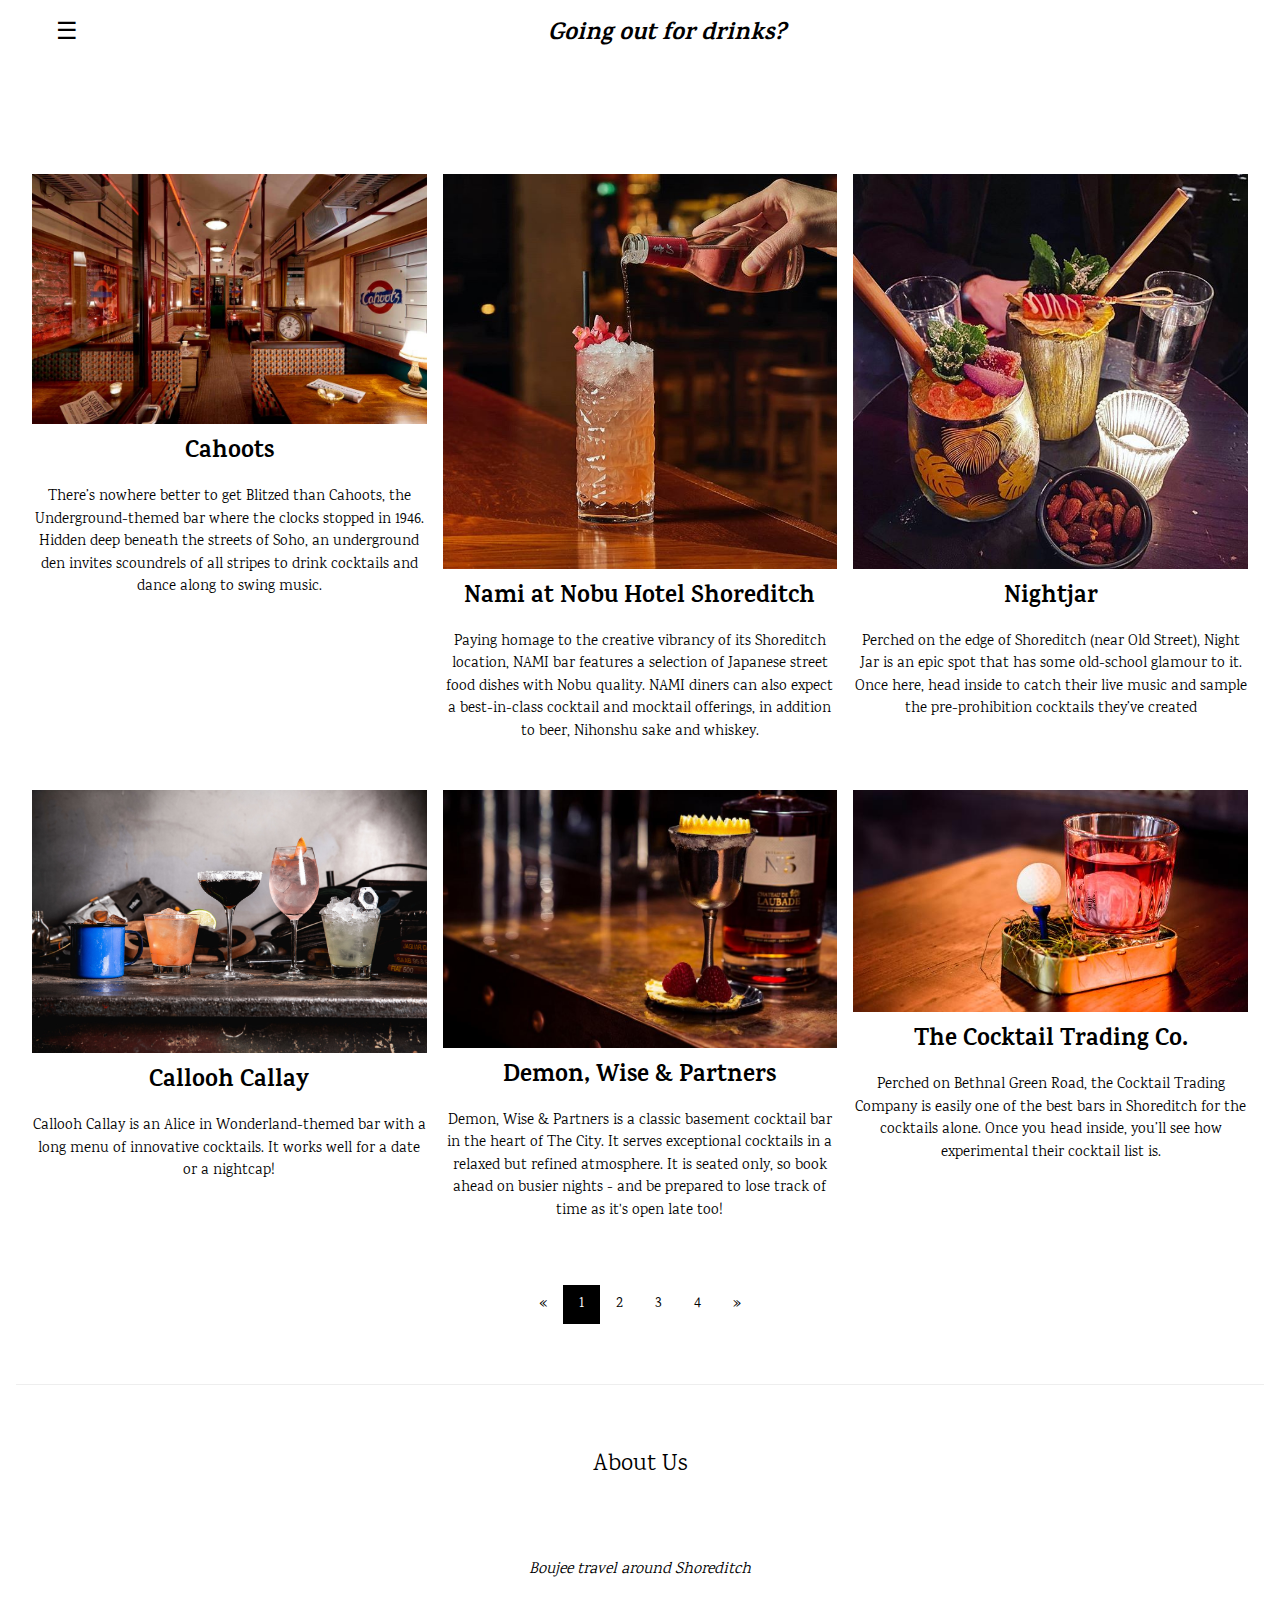
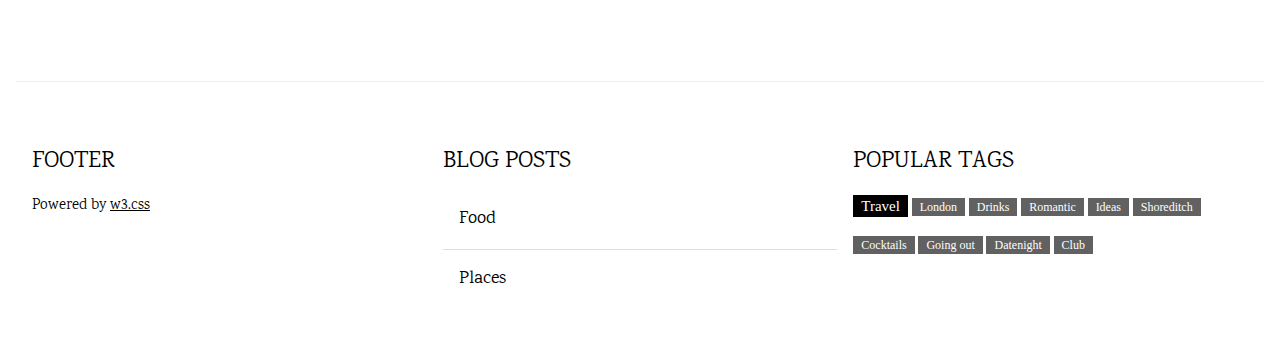
<file: drinkscode.html>
<!DOCTYPE html>
<html>
<title>Drinks </title>
<meta charset="UTF-8">
<meta name="viewport" content="width=device-width, initial-scale=1">
<link rel="stylesheet" href="https://www.w3schools.com/w3css/4/w3.css">
<link rel="stylesheet" href="https://fonts.googleapis.com/css?family=Karma">
<style>
body,h1,h2,h3,h4,h5,h6 {font-family: "Karma", sans-serif}
.w3-bar-block .w3-bar-item {padding:20px}
</style>
<body>

<!-- Sidebar (hidden by default) -->
<nav class="w3-sidebar w3-bar-block w3-card w3-top w3-xlarge w3-animate-left" style="display:none;z-index:2;width:40%;min-width:300px" id="mySidebar">
  <a href="javascript:void(0)" onclick="w3_close()"
  class="w3-bar-item w3-button">Close Menu</a>
  <a href="#about" onclick="w3_close()" class="w3-bar-item w3-button">About</a>
  <!-- add hyperlink of food instead of #food--> <a href="#food" onclick="w3_close()" class="w3-bar-item w3-button">Food</a>
  <!-- add hyperlink of places instead of #places --> <a href="#places" onclick="w3_close()" class="w3-bar-item w3-button">Places</a>
  <a href="/Users/tanyarahman/Desktop/CODEFIRST/Group Project - travelguide/drinkscode.html" onclick="w3_close()" class="w3-bar-item w3-button">Drinks</a>
  <a href="/Users/tanyarahman/Desktop/CODEFIRST/Group Project - travelguide/mailinglist.html" onclick="w3_close()" class="w3-bar-item w3-button">Mail</a>
  
</nav>

<!-- Top menu -->
<div class="w3-top">
  <div class="w3-white w3-xlarge" style="max-width:1200px;margin:auto">
    <div class="w3-button w3-padding-16 w3-left" onclick="w3_open()">☰</div>
    
    <div class="w3-center w3-padding-16"><b><i>Going out for drinks?</i></b></div>
  </div>
</div>
  
<!-- !PAGE CONTENT! -->
<div class="w3-main w3-content w3-padding" style="max-width:1500px;margin-top:150px">

  <!-- First Photo Grid-->
  <div class="w3-row-padding w3-padding-16 w3-center" id="drinks">
    <div class="w3-third">
      <img src="images/Cahoots.jpg" alt="Cahoots" style="width:100%">
      <h3><b>Cahoots</b></h3>
      <p>There’s nowhere better to get Blitzed than Cahoots, the Underground-themed bar where the clocks stopped in 1946. Hidden deep beneath the streets of Soho, an underground den invites scoundrels of all stripes to drink cocktails and dance along to swing music.  </p>
    </div>
    <div class="w3-third">
      <img src="images/naminobuhotel.jpg" alt="Nami @ Nobu Hotel" style="width:100%">
      <h3><b>Nami at Nobu Hotel Shoreditch</b> </h3>
      <p>Paying homage to the creative vibrancy of its Shoreditch location, NAMI bar features a selection of Japanese street food dishes with Nobu quality. NAMI diners can also expect a best-in-class cocktail and mocktail offerings, in addition to beer, Nihonshu sake and whiskey.</p>
    </div>
    <div class="w3-third">
      <img src="images/nightjar.jpg" alt="night jar" style="width:100%">
      <h3><b>Nightjar</b></h3>
      <p>Perched on the edge of Shoreditch (near Old Street), Night Jar is an epic spot that has some old-school glamour to it. Once here, head inside to catch their live music and sample the pre-prohibition cocktails they’ve created</p>
    </div>
    
  </div>
  
  <!-- Second Photo Grid-->
  <div class="w3-row-padding w3-padding-16 w3-center">
    <div class="w3-third">
      <img src="images/calloohcallay.jpg" alt="Calloh Callay" style="width:100%">
      <h3><b>Callooh Callay</b> </h3>
      <p> Callooh Callay is an Alice in Wonderland-themed bar with a long menu of innovative cocktails. It works well for a date or a nightcap!</p>
    </div>
    <div class="w3-third">
      <img src="images/demonwise.jpg" alt="Demon, wise & partners" style="width:100%">
      <h3><b>Demon, Wise & Partners</b></h3>
      <p> Demon, Wise & Partners is a classic basement cocktail bar in the heart of The City. It serves exceptional cocktails in a relaxed but refined atmosphere. It is seated only, so book ahead on busier nights - and be prepared to lose track of time as it's open late too!</p>
    </div>
    <div class="w3-third">
      <img src="images/cocktailtrading.jpg" alt="The Cocktail Trading Company" style="width:100%">
      <h3><b>The Cocktail Trading Co.</b></h3>
      <p>Perched on Bethnal Green Road, the Cocktail Trading Company is easily one of the best bars in Shoreditch for the cocktails alone. Once you head inside, you’ll see how experimental their cocktail list is. </p>
    </div>
    
  </div>

  <!-- Pagination -->
  <div class="w3-center w3-padding-32">
    <div class="w3-bar">
      <a href="#" class="w3-bar-item w3-button w3-hover-black">«</a>
      <a href="#" class="w3-bar-item w3-black w3-button">1</a>
      <a href="#" class="w3-bar-item w3-button w3-hover-black">2</a>
      <a href="#" class="w3-bar-item w3-button w3-hover-black">3</a>
      <a href="#" class="w3-bar-item w3-button w3-hover-black">4</a>
      <a href="#" class="w3-bar-item w3-button w3-hover-black">»</a>
    </div>
  </div>
  
  <hr id="about">

  <!-- About Section -->
  <div class="w3-container w3-padding-32 w3-center">  
    <h3>About Us</h3><br>
    
    <div class="w3-padding-32">
      <h6><i>Boujee travel around Shoreditch</i></h6>
      <p></p>
    </div>
  </div>
  <hr>
  
  <!-- Footer -->
  <footer class="w3-row-padding w3-padding-32">
    <div class="w3-third">
      <h3>FOOTER</h3>
      <p></p>
      <p>Powered by <a href="https://www.w3schools.com/w3css/default.asp" target="_blank">w3.css</a></p>
    </div>
  
    <div class="w3-third">
      <h3>BLOG POSTS</h3>
      <ul class="w3-ul w3-hoverable">
        <li class="w3-padding-16">
        
          <span class="w3-large">Food</span><br>
          <!-- maybe hyperlink food page here-->
        </li>
        <li class="w3-padding-16">
          
          <span class="w3-large">Places</span><br>
         <!-- maybe hyperlink places to see page here-->
        </li> 
      </ul>
    </div>

    <div class="w3-third w3-serif">
      <h3>POPULAR TAGS</h3>
      <p>
        <span class="w3-tag w3-black w3-margin-bottom">Travel</span> <span class="w3-tag w3-dark-grey w3-small w3-margin-bottom">London</span> 
        <span class="w3-tag w3-dark-grey w3-small w3-margin-bottom">Drinks</span> <span class="w3-tag w3-dark-grey w3-small w3-margin-bottom">Romantic</span> 
        <span class="w3-tag w3-dark-grey w3-small w3-margin-bottom">Ideas</span> <span class="w3-tag w3-dark-grey w3-small w3-margin-bottom">Shoreditch</span> 
        <span class="w3-tag w3-dark-grey w3-small w3-margin-bottom">Cocktails</span> <span class="w3-tag w3-dark-grey w3-small w3-margin-bottom">Going out</span> 
        <span class="w3-tag w3-dark-grey w3-small w3-margin-bottom">Datenight</span> <span class="w3-tag w3-dark-grey w3-small w3-margin-bottom">Club</span>
      </p>
    </div>
  </footer>

<!-- End page content -->
</div>

<script>
// Script to open and close sidebar
function w3_open() {
  document.getElementById("mySidebar").style.display = "block";
}
 
function w3_close() {
  document.getElementById("mySidebar").style.display = "none";
}
</script>

</body>
</html>
</file>
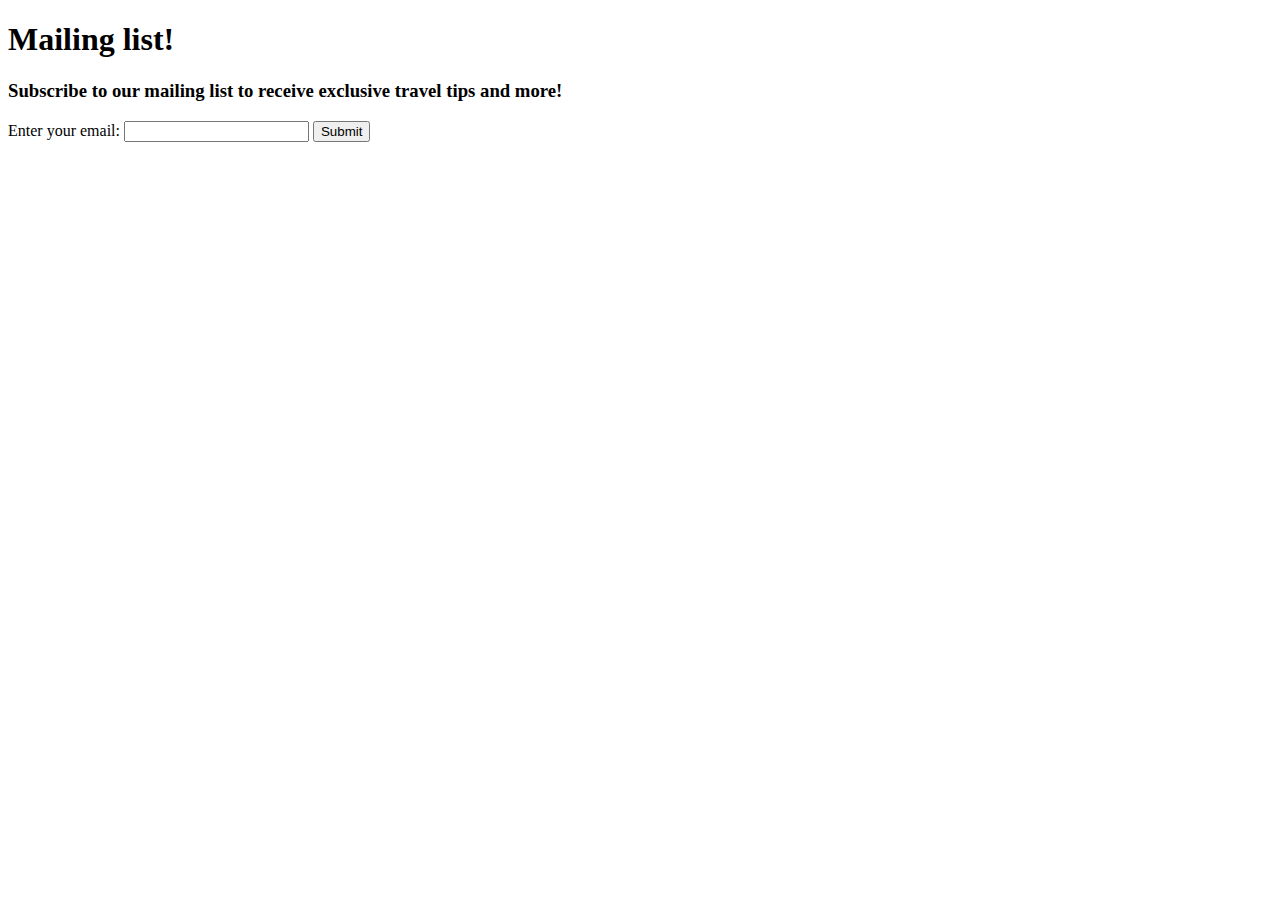
<file: mailinglist.html>
<!DOCTYPE html>
<html>
<body>

<h1>Mailing list!</h1>

<h3>Subscribe to our mailing list to receive exclusive travel tips and more!</h3>
<form action="/action_page.php">
  <label for="email">Enter your email:</label>
  <input type="email" id="email" name="email">
  <input type="submit">
</form>

</body>
</html>
</file>
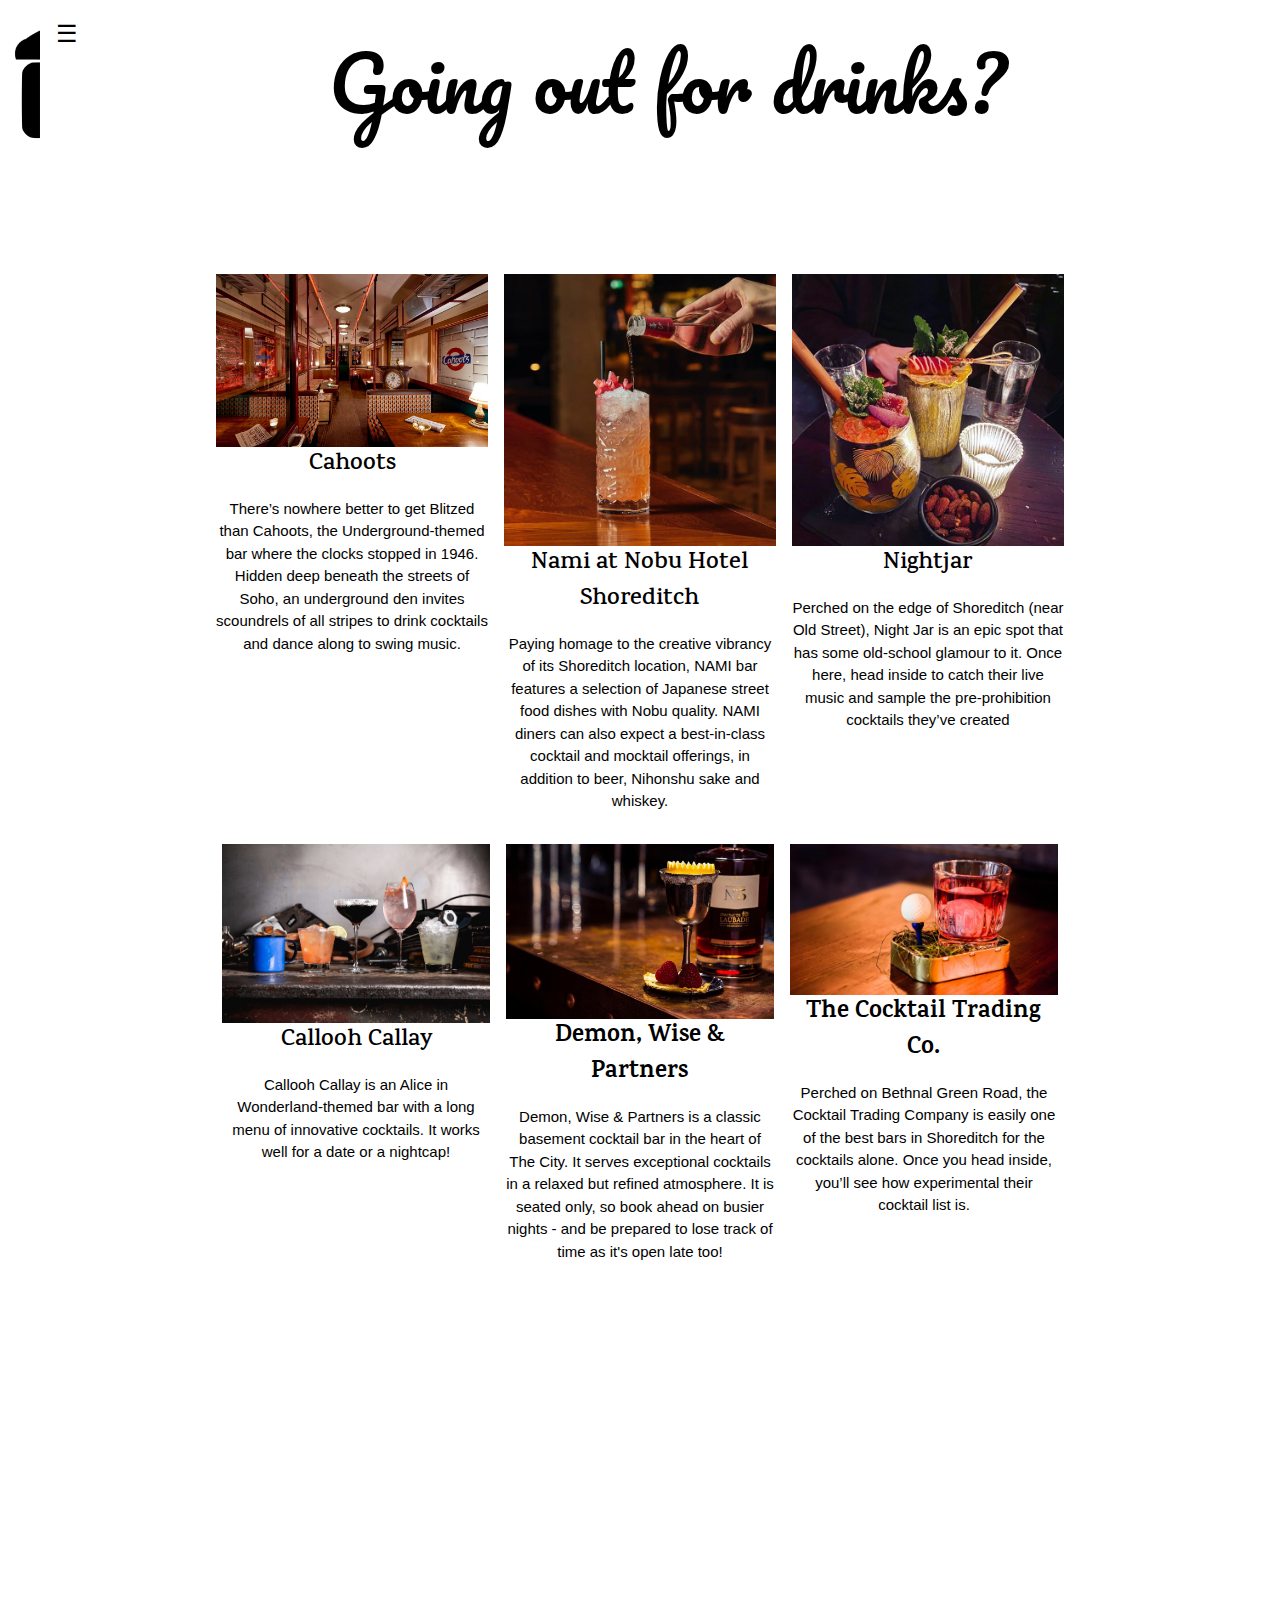
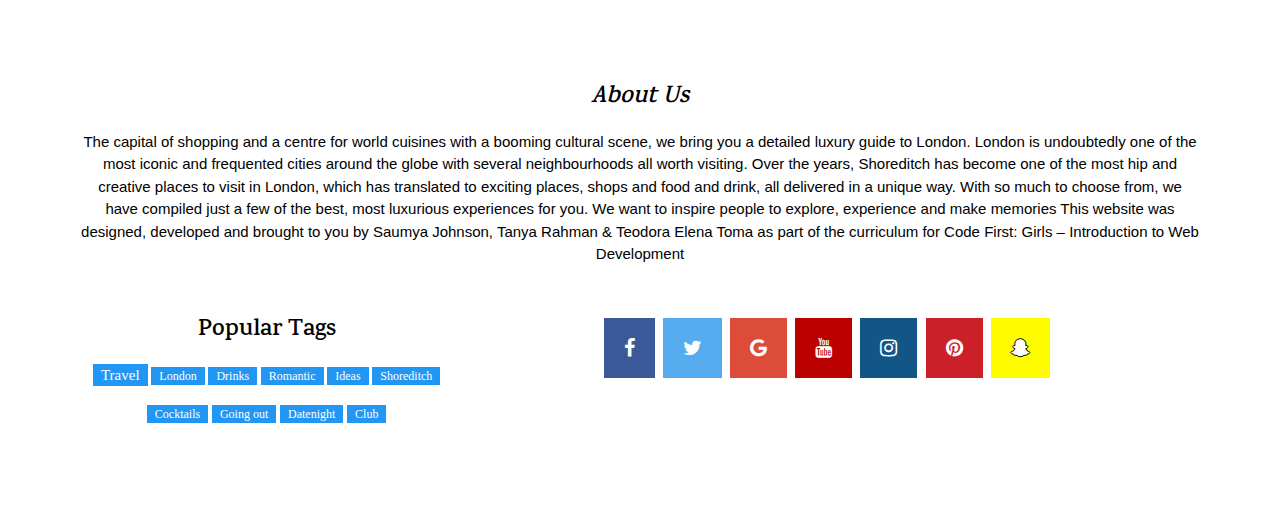
<file: html/drinks.html>
<!DOCTYPE html>
<html>
<img src="../imgs/logo.png" alt="Logo" style="width: 150px;">
<meta charset="UTF-8">
<meta name="viewport" content="width=device-width, initial-scale=1">
<link rel="stylesheet" href="https://www.w3schools.com/w3css/4/w3.css">
<link rel="stylesheet" href="https://fonts.googleapis.com/css?family=Karma">
<link href="https://fonts.googleapis.com/css?family=Pacifico&display=swap" rel="stylesheet">
<style>
  body,
  h1,
  h2,
  h3,
  h4,
  h5,
  h6 {
    font-family: "Karma", 'Franklin Gothic Medium', 'Arial Narrow', Arial,
  }

  .w3-bar-block .w3-bar-item {
    padding: 20px
  }
</style>

<!-- Sidebar (hidden by default) -->
<nav class="w3-sidebar w3-bar-block w3-card w3-top w3-xlarge w3-animate-left"
  style="display:none;z-index:2;width:40%;min-width:300px" id="mySidebar">
  <a href="javascript:void(0)" onclick="w3_close()" class="w3-bar-item w3-button">Close Menu</a>
  <a href="../index.html" onclick="w3_close()" class="w3-bar-item w3-button">Home</a>
  <a href="food.html" onclick="w3_close()" class="w3-bar-item w3-button">Food</a>
  <a href="places.html" onclick="w3_close()" class="w3-bar-item w3-button">Places</a>
  <a href="drinks.html" onclick="w3_close()" class="w3-bar-item w3-button">Drinks</a>
  <a href="subscribe.html" onclick="w3_close()" class="w3-bar-item w3-button">Subscribe</a>
</nav>


<!-- Top menu -->
<div class="w3-top">
  <div class="w3-white w3-xlarge" style="max-width:1200px;margin:auto">
    <div class="w3-button w3-padding-16 w3-left" onclick="w3_open()">☰</div>
    <div class="w3-center w3-padding-16">
      <h1>Going out for drinks?</h1>
    </div>
  </div>
</div>

<!-- !PAGE CONTENT! -->
<div class="w3-main w3-content w3-padding" style="max-width:1200px;margin-top:100px">

  <!-- First Photo Grid-->
  <div class="w3-row-padding w3-padding-16 w3-center" id="drinks">
    <div class="w3-quarter">
      <img src="../imgs/Cahoots.jpg" alt="Cahoots" style="width:100%">
      <h3>Cahoots</h3>
      <p>There’s nowhere better to get Blitzed than Cahoots, the Underground-themed bar where the clocks stopped in
        1946. Hidden deep beneath the streets of Soho, an underground den invites scoundrels of all stripes to drink
        cocktails and dance along to swing music. </p>
    </div>
    <div class="w3-quarter">
      <img src="../imgs/naminobuhotel.jpg" alt="Nami @ Nobu Hotel" style="width:100%">
      <h3>Nami at Nobu Hotel Shoreditch</h3>
      <p>Paying homage to the creative vibrancy of its Shoreditch location, NAMI bar features a selection of Japanese
        street food dishes with Nobu quality. NAMI diners can also expect a best-in-class cocktail and mocktail
        offerings, in addition to beer, Nihonshu sake and whiskey.</p>
    </div>
    <div class="w3-quarter">
      <img src="../imgs/nightjar.jpg" alt="night jar" style="width:100%">
      <h3>Nightjar</h3>
      <p>Perched on the edge of Shoreditch (near Old Street), Night Jar is an epic spot that has some old-school
        glamour to it. Once here, head inside to catch their live music and sample the pre-prohibition cocktails
        they’ve created</p>
    </div>


    <!-- Second Photo Grid-->
    <div class="w3-row-padding w3-padding-16 w3-center">
      <div class="w3-quarter">
        <img src="../imgs/calloohcallay.jpg" alt="Calloh Callay" style="width:100%">
        <h3>Callooh Callay</h3>
        <p> Callooh Callay is an Alice in Wonderland-themed bar with a long menu of innovative cocktails. It works well
          for a date or a nightcap!</p>
      </div>
      <div class="w3-quarter">
        <img src="../imgs/demonwise.jpg" alt="Demon, wise & partners" style="width:100%">
        <h3><b>Demon, Wise & Partners</b></h3>
        <p> Demon, Wise & Partners is a classic basement cocktail bar in the heart of The City. It serves exceptional
          cocktails in a relaxed but refined atmosphere. It is seated only, so book ahead on busier nights - and be
          prepared to lose track of time as it's open late too!</p>
      </div>
      <div class="w3-quarter">
        <img src="../imgs/cocktailtrading.jpg" alt="The Cocktail Trading Company" style="width:100%">
        <h3><b>The Cocktail Trading Co.</b></h3>
        <p>Perched on Bethnal Green Road, the Cocktail Trading Company is easily one of the best bars in Shoreditch for
          the cocktails alone. Once you head inside, you’ll see how experimental their cocktail list is. </p>
      </div>

    </div>

    <!-- About Section -->
    <div class="w3-container w3-padding-32 w3-center">
      <iframe width="560" height="315" src="https://www.youtube.com/embed/1eFGh0uZnL4" frameborder="0"
        allow="accelerometer; autoplay; encrypted-media; gyroscope; picture-in-picture" allowfullscreen></iframe>
      <div class="w3-padding-32">
        <i>
          <h3>About Us</h3>
        </i>
        <p>The capital of shopping and a centre for world cuisines with a booming cultural scene, we bring you a
          detailed luxury guide to London. London is undoubtedly one of the most iconic and frequented cities around
          the globe with several neighbourhoods all worth visiting. Over the years, Shoreditch has become one of the
          most hip and creative places to visit in London, which has translated to exciting places, shops and food and
          drink, all delivered in a unique way.
          With so much to choose from, we have compiled just a few of the best, most luxurious experiences for you. We
          want to inspire people to explore, experience and make memories
          This website was designed, developed and brought to you by Saumya Johnson, Tanya Rahman & Teodora Elena Toma
          as part of the curriculum for Code First: Girls – Introduction to Web Development
        </p>
      </div>

    <div class="w3-third w3-serif">
      <h3>Popular Tags</h3>
      <p>
        <span class="w3-tag w3-blue w3-margin-bottom">Travel</span> <span
          class="w3-tag w3-blue w3-small w3-margin-bottom">London</span>
        <span class="w3-tag w3-blue w3-small w3-margin-bottom">Drinks</span> <span
          class="w3-tag w3-blue w3-small w3-margin-bottom">Romantic</span>
        <span class="w3-tag w3-blue w3-small w3-margin-bottom">Ideas</span> <span
          class="w3-tag w3-blue w3-small w3-margin-bottom">Shoreditch</span>
        <span class="w3-tag w3-blue w3-small w3-margin-bottom">Cocktails</span> <span
          class="w3-tag w3-blue w3-small w3-margin-bottom">Going out</span>
        <span class="w3-tag w3-blue w3-small w3-margin-bottom">Datenight</span> <span
          class="w3-tag w3-blue w3-small w3-margin-bottom">Club</span>
      </p>
    </div>

    <meta name="viewport" content="width=device-width, initial-scale=1">
    <link rel="stylesheet" href="https://cdnjs.cloudflare.com/ajax/libs/font-awesome/4.7.0/css/font-awesome.min.css">
    <link rel="stylesheet" type="text/css" href="../css/style.css" />
    </head>

    <body>
      <!-- Add font awesome icons -->
      <a href="#" class="fa fa-facebook"></a>
      <a href="#" class="fa fa-twitter"></a>
      <a href="#" class="fa fa-google"></a>
      <a href="#" class="fa fa-youtube"></a>
      <a href="#" class="fa fa-instagram"></a>
      <a href="#" class="fa fa-pinterest"></a>
      <a href="#" class="fa fa-snapchat-ghost"></a>

    </body>
    <!-- End page content -->
  </div>

  <script>
    // Script to open and close sidebar
    function w3_open() {
      document.getElementById("mySidebar").style.display = "block";
    }

    function w3_close() {
      document.getElementById("mySidebar").style.display = "none";
    }
  </script>

  </body>

</html>
</file>
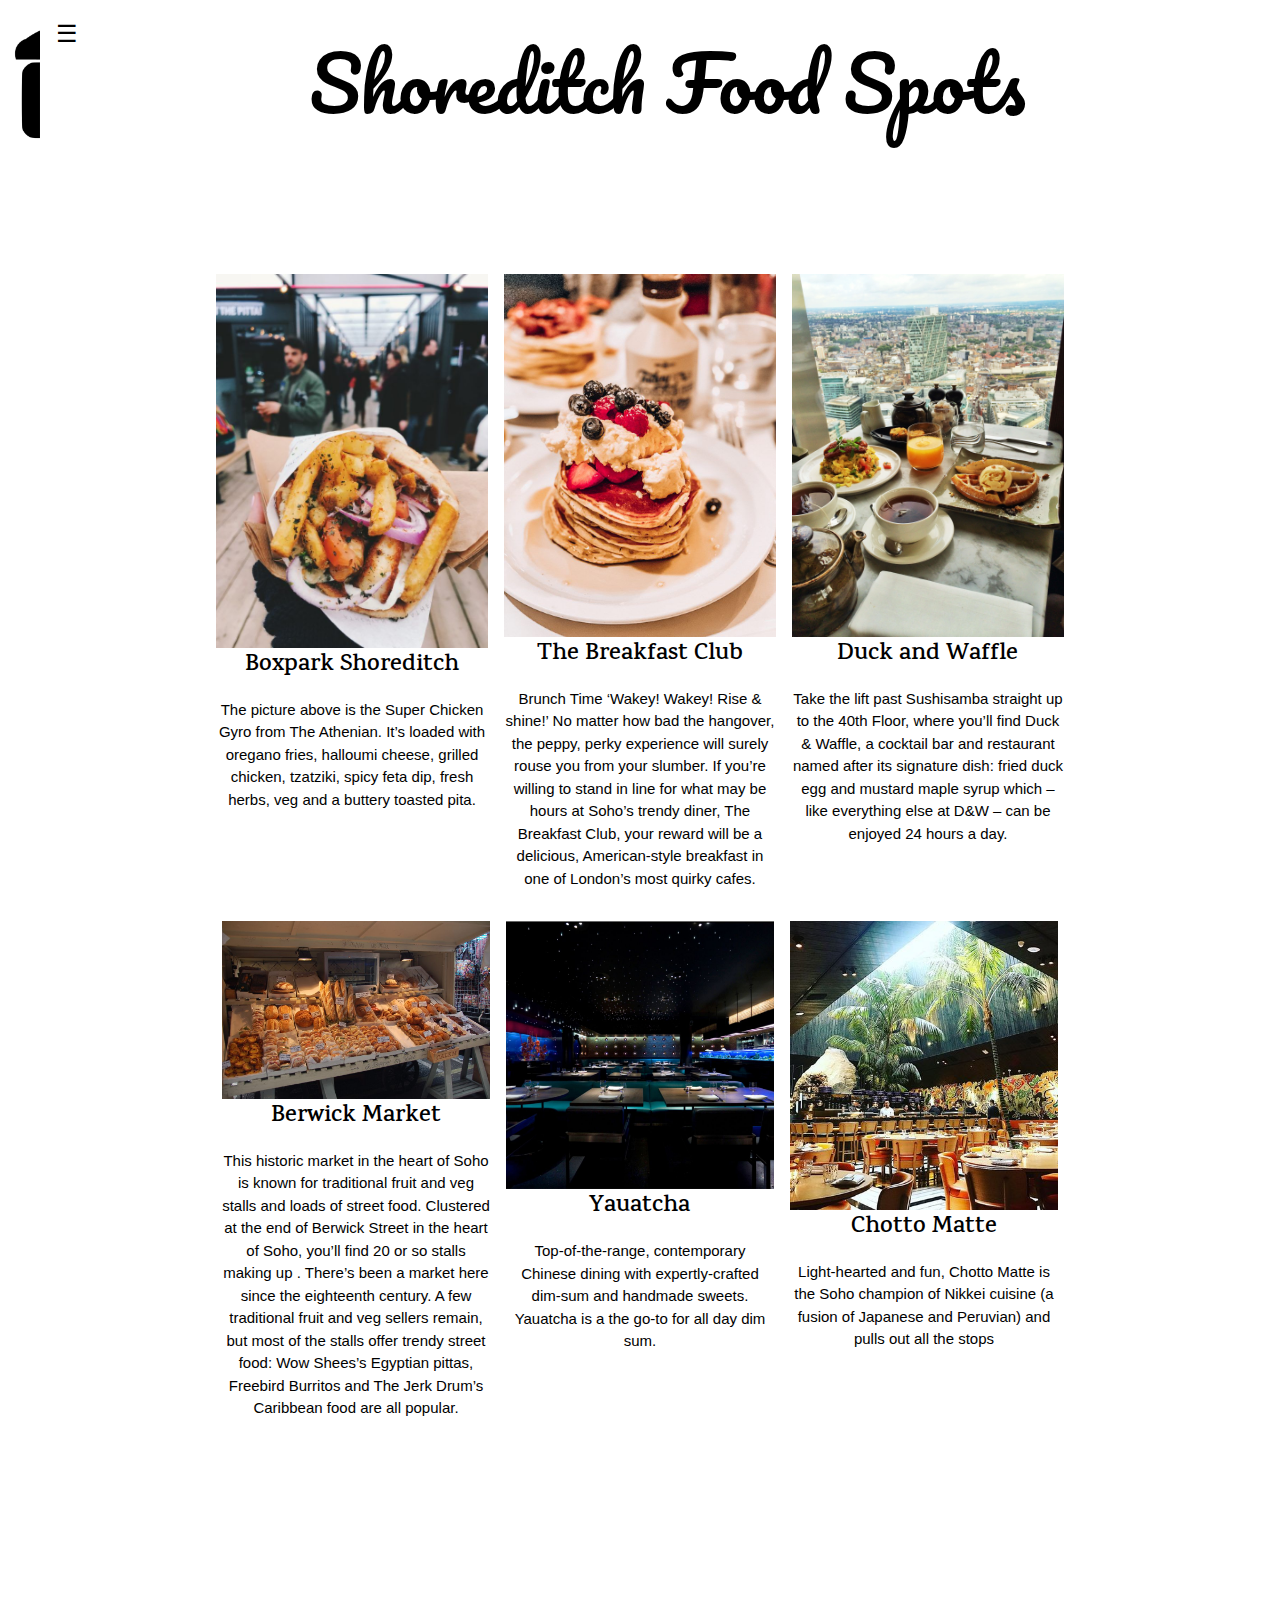
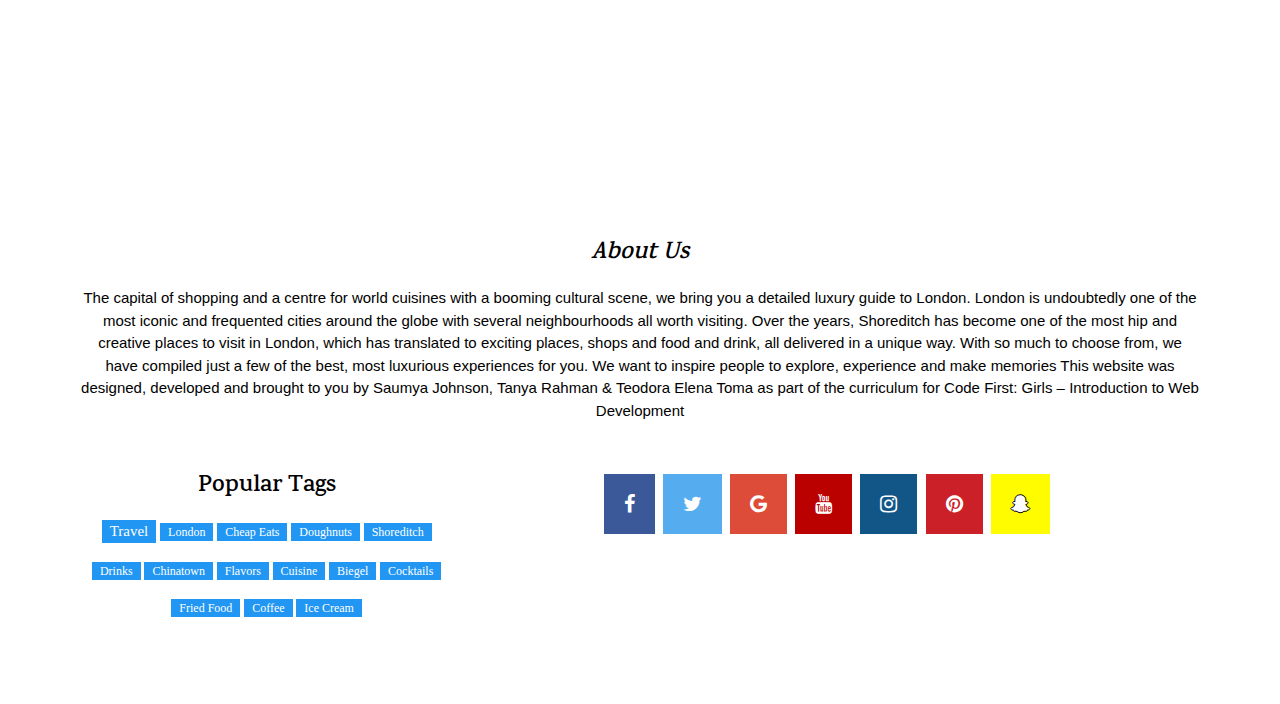
<file: html/food.html>
<!DOCTYPE html>
<html>
<img src="../imgs/logo.png" alt="Logo" style="width: 150px;">
<meta charset="UTF-8">
<meta name="viewport" content="width=device-width, initial-scale=1">
<link rel="stylesheet" href="https://www.w3schools.com/w3css/4/w3.css">
<link rel="stylesheet" href="https://fonts.googleapis.com/css?family=Karma">
<link href="https://fonts.googleapis.com/css?family=Pacifico&display=swap" rel="stylesheet">
<style>
  body,
  h1,
  h2,
  h3,
  h4,
  h5,
  h6 {
    font-family: "Karma", 'Franklin Gothic Medium', 'Arial Narrow', Arial,
  }

  .w3-bar-block .w3-bar-item {
    padding: 20px
  }
</style>

<!-- Sidebar (hidden by default) -->
<nav class="w3-sidebar w3-bar-block w3-card w3-top w3-xlarge w3-animate-left"
  style="display:none;z-index:2;width:40%;min-width:300px" id="mySidebar">
  <a href="javascript:void(0)" onclick="w3_close()" class="w3-bar-item w3-button">Close Menu</a>
  <a href="../index.html" onclick="w3_close()" class="w3-bar-item w3-button">Home</a>
  <a href="food.html" onclick="w3_close()" class="w3-bar-item w3-button">Food</a>
  <a href="places.html" onclick="w3_close()" class="w3-bar-item w3-button">Places</a>
  <a href="drinks.html" onclick="w3_close()" class="w3-bar-item w3-button">Drinks</a>
  <a href="subscribe.html" onclick="w3_close()" class="w3-bar-item w3-button">Subscribe</a>
</nav>


<!-- Top menu -->
<div class="w3-top">
  <div class="w3-white w3-xlarge" style="max-width:1200px;margin:auto">
    <div class="w3-button w3-padding-16 w3-left" onclick="w3_open()">☰</div>
    <div class="w3-center w3-padding-16">
      <h1>Shoreditch Food Spots</h1>
    </div>
  </div>
</div>

<!-- !PAGE CONTENT! -->
<div class="w3-main w3-content w3-padding" style="max-width:1200px;margin-top:100px">

  <!-- First Photo Grid-->
  <div class="w3-row-padding w3-padding-16 w3-center" id="food">
    <div class="w3-quarter">
      <img src="../imgs/athenian_wrap.jpeg " alt="Athenian_wrap" style="width:100%">
      <h3>Boxpark Shoreditch</h3>
      <p>The picture above is the Super Chicken Gyro from The Athenian. It’s loaded with oregano fries, halloumi
        cheese, grilled chicken, tzatziki, spicy feta dip, fresh herbs, veg and a buttery toasted pita. </p>
    </div>
    <div class="w3-quarter">
      <img src="../imgs/breakfast_pancake.jpeg" alt="Pancake" style="width:100%">
      <h3>The Breakfast Club </h3>
      <p>Brunch Time

        ‘Wakey! Wakey! Rise & shine!’ No matter how bad the hangover, the peppy, perky experience will surely rouse
        you from your slumber. If you’re willing to stand in line for what may be hours at Soho’s trendy diner, The
        Breakfast Club, your reward will be a delicious, American-style breakfast in one of London’s most quirky
        cafes.</p>
    </div>
    <div class="w3-quarter">
      <img src="../imgs/duck_and_waffle.jpeg" alt="Duck and Waffle" style="width:100%">
      <h3>Duck and Waffle</h3>
      <p>Take the lift past Sushisamba straight up to the 40th Floor, where you’ll find Duck & Waffle, a cocktail bar
        and restaurant named after its signature dish: fried duck egg and mustard maple syrup which – like everything
        else at D&W – can be enjoyed 24 hours a day.</p>
    </div>


    <!-- Second Photo Grid-->
    <div class="w3-row-padding w3-padding-16 w3-center">
      <div class="w3-quarter">
        <img src="../imgs/berwick_market.jpg" alt="Berwick Market" style="width:100%">
        <h3>Berwick Market</h3>
        <p> This historic market in the heart of Soho is known for traditional fruit and veg stalls and loads of street
          food. Clustered at the end of Berwick Street in the heart of Soho, you’ll find 20 or so stalls making up .
          There’s been a market here since the eighteenth century. A few traditional fruit and veg sellers remain, but
          most of the stalls offer trendy street food: Wow Shees’s Egyptian pittas, Freebird Burritos and The Jerk
          Drum’s Caribbean food are all popular.</p>
      </div>
      <div class="w3-quarter">
        <img src="../imgs/Yauatcha.jpg" alt="Yauatcha" style="width:100%">
        <h3>Yauatcha</h3>
        <p>Top-of-the-range, contemporary Chinese dining with expertly-crafted dim-sum and handmade sweets. Yauatcha is
          a the go-to for all day dim sum.
        </p>
      </div>
      <div class="w3-quarter">
        <img src="../imgs/chotto_matte.jpg" alt="Chotto Matte" style="width:100%">
        <h3>Chotto Matte</h3>
        <p>Light-hearted and fun, Chotto Matte is the Soho champion of Nikkei cuisine (a fusion of Japanese and
          Peruvian) and pulls out all the stops</p>
      </div>
    </div>

    <!-- About Section -->

    <div class="w3-container w3-padding-32 w3-center">
      <iframe width="560" height="315" src="https://www.youtube.com/embed/0zXWjBiXFSE" frameborder="0"
        allow="accelerometer; autoplay; encrypted-media; gyroscope; picture-in-picture" allowfullscreen></iframe>
      <div class="w3-padding-32">
        <i>
          <h3>About Us</h3>
        </i>
        <p>The capital of shopping and a centre for world cuisines with a booming cultural scene, we bring you a
          detailed luxury guide to London. London is undoubtedly one of the most iconic and frequented cities around
          the globe with several neighbourhoods all worth visiting. Over the years, Shoreditch has become one of the
          most hip and creative places to visit in London, which has translated to exciting places, shops and food and
          drink, all delivered in a unique way.
          With so much to choose from, we have compiled just a few of the best, most luxurious experiences for you. We
          want to inspire people to explore, experience and make memories
          This website was designed, developed and brought to you by Saumya Johnson, Tanya Rahman & Teodora Elena Toma
          as part of the curriculum for Code First: Girls – Introduction to Web Development
        </p>
      </div>

    <div class="w3-third w3-serif">
      <h3>Popular Tags</h3>
      <p>
        <span class="w3-tag w3-blue w3-margin-bottom">Travel</span> <span
          class="w3-tag w3-blue w3-small w3-margin-bottom">London</span> <span
          class="w3-tag w3-blue w3-small w3-margin-bottom">Cheap Eats</span>
        <span class="w3-tag w3-blue w3-small w3-margin-bottom">Doughnuts</span> <span
          class="w3-tag w3-blue w3-small w3-margin-bottom">Shoreditch</span> <span
          class="w3-tag w3-blue w3-small w3-margin-bottom">Drinks</span>
        <span class="w3-tag w3-blue w3-small w3-margin-bottom">Chinatown</span> <span
          class="w3-tag w3-blue w3-small w3-margin-bottom">Flavors</span> <span
          class="w3-tag w3-blue w3-small w3-margin-bottom">Cuisine</span>
        <span class="w3-tag w3-blue w3-small w3-margin-bottom">Biegel</span> <span
          class="w3-tag w3-blue w3-small w3-margin-bottom">Cocktails</span> <span
          class="w3-tag w3-blue w3-small w3-margin-bottom">Fried Food</span>
        <span class="w3-tag w3-blue w3-small w3-margin-bottom">Coffee</span> <span
          class="w3-tag w3-blue w3-small w3-margin-bottom">Ice Cream</span>
      </p>
    </div>

    <meta name="viewport" content="width=device-width, initial-scale=1">
    <link rel="stylesheet" href="https://cdnjs.cloudflare.com/ajax/libs/font-awesome/4.7.0/css/font-awesome.min.css">
    <link rel="stylesheet" type="text/css" href="../css/style.css" />
    </head>

    <body>
      <!-- Add font awesome icons -->
      <a href="#" class="fa fa-facebook"></a>
      <a href="#" class="fa fa-twitter"></a>
      <a href="#" class="fa fa-google"></a>
      <a href="#" class="fa fa-youtube"></a>
      <a href="#" class="fa fa-instagram"></a>
      <a href="#" class="fa fa-pinterest"></a>
      <a href="#" class="fa fa-snapchat-ghost"></a>

    </body>
    <!-- End page content -->
  </div>

  <script>
    // Script to open and close sidebar
    function w3_open() {
      document.getElementById("mySidebar").style.display = "block";
    }

    function w3_close() {
      document.getElementById("mySidebar").style.display = "none";
    }
  </script>

  </body>

</html>
</file>
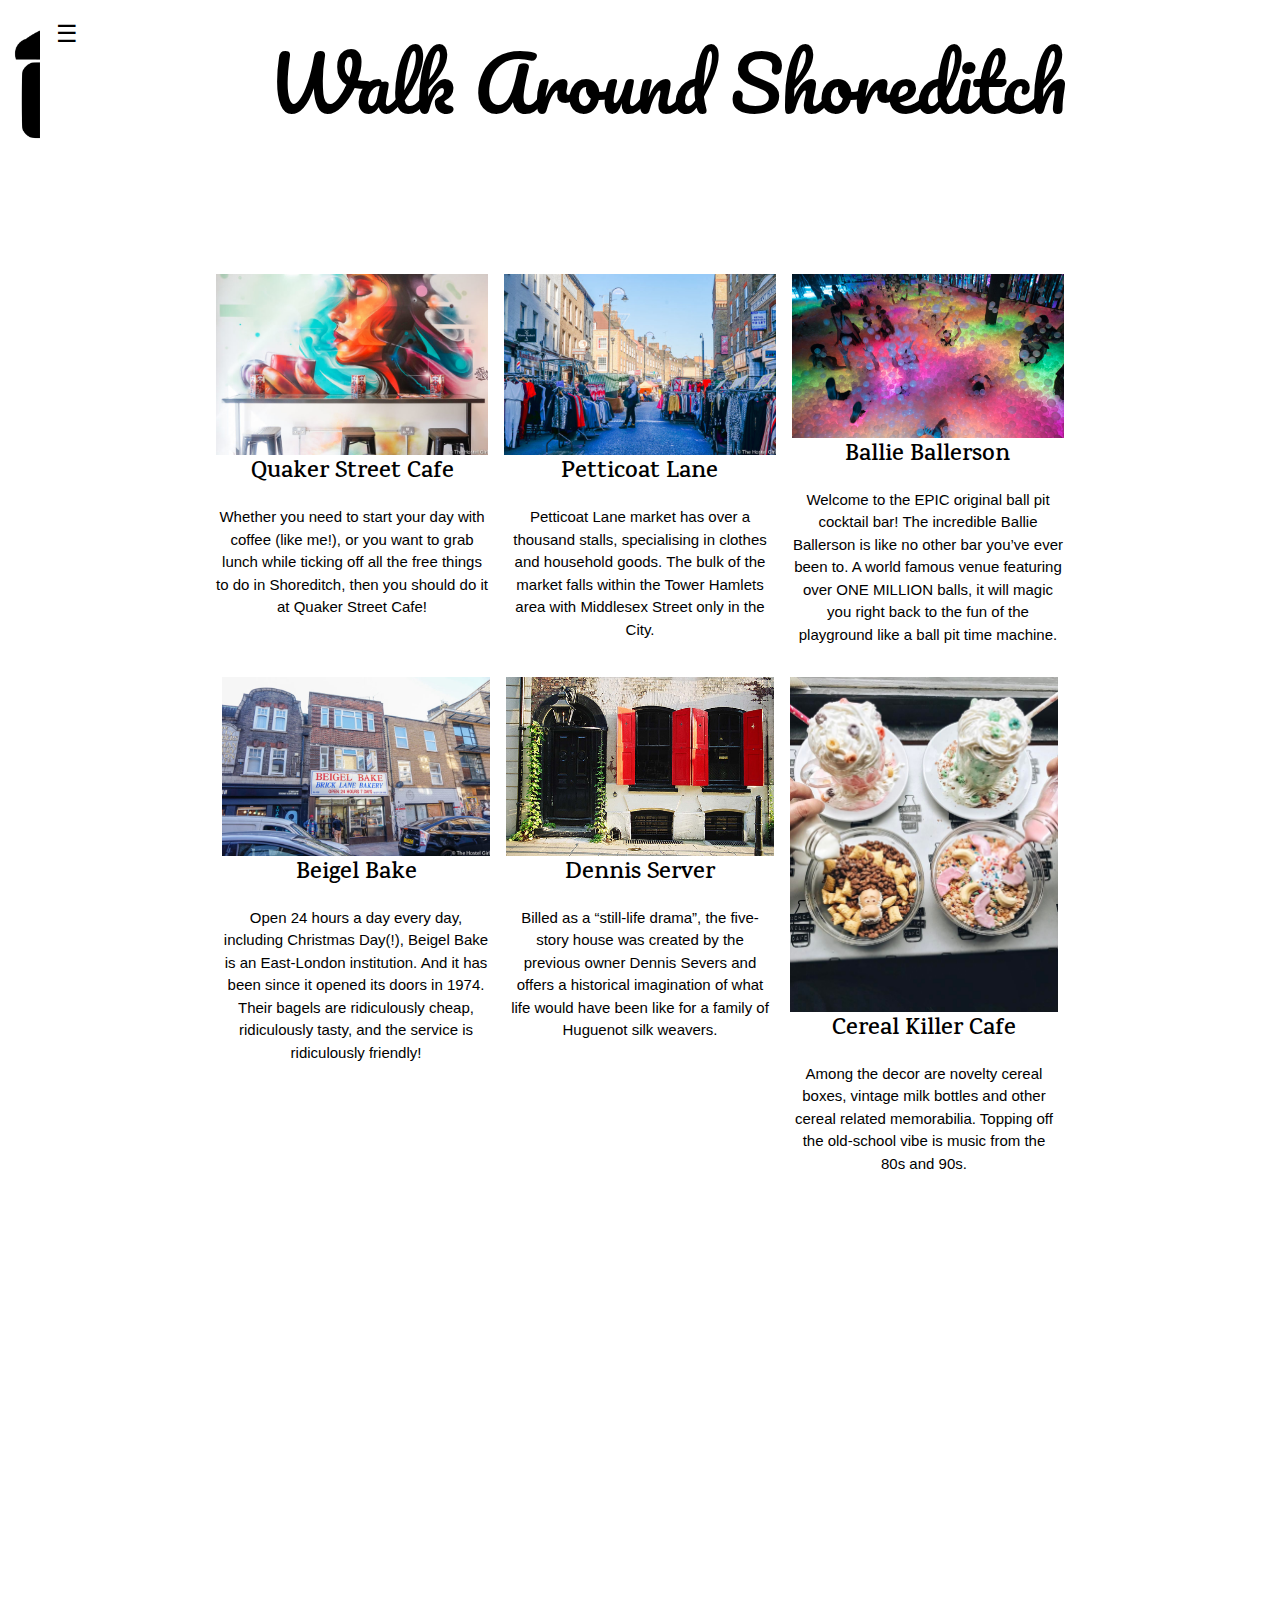
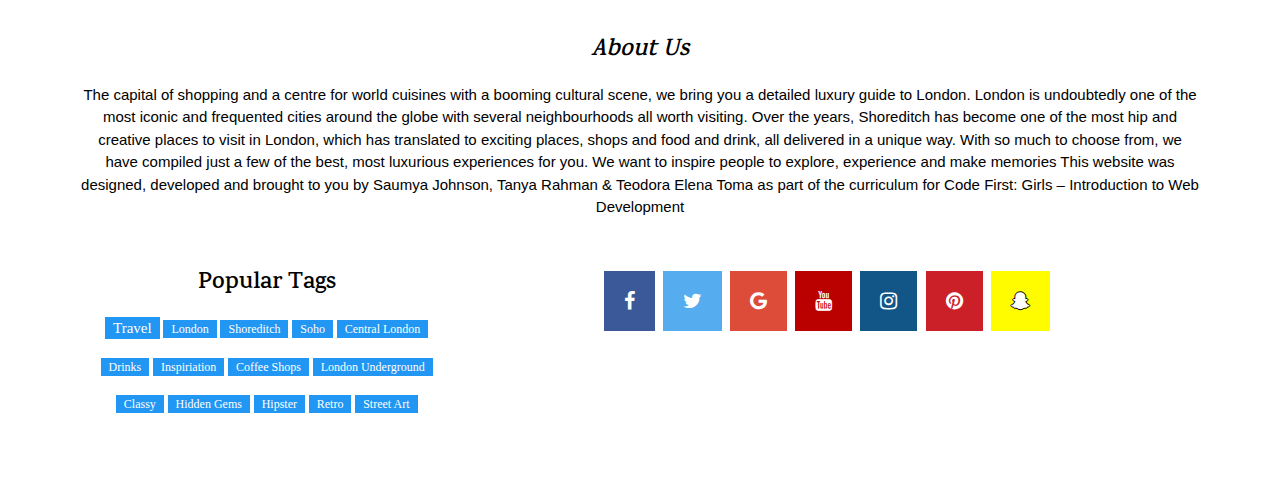
<file: html/places.html>
<!DOCTYPE html>
<html>
<img src="../imgs/logo.png" alt="Logo" style="width: 150px;">
<meta charset="UTF-8">
<meta name="viewport" content="width=device-width, initial-scale=1">
<link rel="stylesheet" href="https://www.w3schools.com/w3css/4/w3.css">
<link rel="stylesheet" href="https://fonts.googleapis.com/css?family=Karma">
<link href="https://fonts.googleapis.com/css?family=Pacifico&display=swap" rel="stylesheet">
<style>
  body,
  h1,
  h2,
  h3,
  h4,
  h5,
  h6 {
    font-family: "Karma", 'Franklin Gothic Medium', 'Arial Narrow', Arial,
  }

  .w3-bar-block .w3-bar-item {
    padding: 20px
  }
</style>

<body>

  <!-- Sidebar (hidden by default) -->
  <nav class="w3-sidebar w3-bar-block w3-card w3-top w3-xlarge w3-animate-left"
    style="display:none;z-index:2;width:40%;min-width:300px" id="mySidebar">
    <a href="javascript:void(0)" onclick="w3_close()" class="w3-bar-item w3-button">Close Menu</a>
    <a href="../index.html" onclick="w3_close()" class="w3-bar-item w3-button">Home</a>
    <a href="food.html" onclick="w3_close()" class="w3-bar-item w3-button">Food</a>
    <a href="places.html" onclick="w3_close()" class="w3-bar-item w3-button">Places</a>
    <a href="drinks.html" onclick="w3_close()" class="w3-bar-item w3-button">Drinks</a>
    <a href="subscribe.html" onclick="w3_close()" class="w3-bar-item w3-button">Subscribe</a>



  </nav>

  <!-- Top menu -->
  <div class="w3-top">
    <div class="w3-white w3-xlarge" style="max-width:1200px;margin:auto">
      <div class="w3-button w3-padding-16 w3-left" onclick="w3_open()">☰</div>
      <div class="w3-center w3-padding-16">
        <h1>Walk Around Shoreditch</h1>
      </div>
    </div>
  </div>

  <!-- !PAGE CONTENT! -->
  <div class="w3-main w3-content w3-padding" style="max-width:1200px;margin-top:100px">

    <!-- First Photo Grid-->
    <div class="w3-row-padding w3-padding-16 w3-center" id="food">
      <div class="w3-quarter">
        <img src="../imgs/quaker.jpg " alt="Quaker Street Cafe" style="width:100%">
        <h3>Quaker Street Cafe</h3>
        <p>Whether you need to start your day with coffee (like me!), or you want to grab lunch while ticking off all
          the free things to do in Shoreditch, then you should do it at Quaker Street Cafe! </p>
      </div>
      <div class="w3-quarter">
        <img src="../imgs/petticoat lane.jpg" alt="Pettocoat Lane" style="width:100%">
        <h3>Petticoat Lane </h3>
        <p>Petticoat Lane market has over a thousand stalls, specialising in clothes and household goods. The bulk of
          the market falls within the Tower Hamlets area with Middlesex Street only in the City.</p>
      </div>
      <div class="w3-quarter">
        <img src="../imgs/Ballie Ballerson-BallPit_Bar.jpeg" alt="Ballie Ballerson" style="width:100%">
        <h3>Ballie Ballerson</h3>
        <p>Welcome to the EPIC original ball pit cocktail bar! The incredible Ballie Ballerson is like no other bar
          you’ve ever been to. A world famous venue featuring over ONE MILLION balls, it will magic you right back to
          the fun of the playground like a ball pit time machine. </p>
      </div>


      <!-- Second Photo Grid-->
      <div class="w3-row-padding w3-padding-16 w3-center">
        <div class="w3-quarter">
          <img src="../imgs/beigelbake.jpg" alt="Beigel Bake" style="width:100%">
          <h3>Beigel Bake </h3>
          <p> Open 24 hours a day every day, including Christmas Day(!), Beigel Bake is an East-London institution. And
            it
            has been since it opened its doors in 1974. Their bagels are ridiculously cheap, ridiculously tasty, and the
            service is ridiculously friendly!</p>
        </div>
        <div class="w3-quarter">
          <img src="../imgs/dennisserver.jpg" alt="Dennis Server" style="width:100%">
          <h3>Dennis Server</h3>
          <p> Billed as a “still-life drama”, the five-story house was created by the previous owner Dennis Severs and
            offers a historical imagination of what life would have been like for a family of Huguenot silk weavers.
          </p>
        </div>
        <div class="w3-quarter">
          <img src="../imgs/ckc.jpg" alt="CerealKiller" style="width:100%">
          <h3>Cereal Killer Cafe</h3>
          <p>Among the decor are novelty cereal boxes, vintage milk bottles and other cereal related memorabilia.
            Topping
            off the old-school vibe is music from the 80s and 90s.</p>
        </div>
      </div>



      <hr id="about">

      <!-- About Section -->

      <div class="w3-container w3-padding-32 w3-center">
        <iframe width="560" height="315" src="https://www.youtube.com/embed/rfjFO-VMs5U" frameborder="0"
          allow="accelerometer; autoplay; encrypted-media; gyroscope; picture-in-picture" allowfullscreen></iframe>
        <div class="w3-padding-32">
          <i>
            <h3>About Us</h3>
          </i>
          <p>The capital of shopping and a centre for world cuisines with a booming cultural scene, we bring you a
            detailed luxury guide to London. London is undoubtedly one of the most iconic and frequented cities around
            the globe with several neighbourhoods all worth visiting. Over the years, Shoreditch has become one of the
            most hip and creative places to visit in London, which has translated to exciting places, shops and food and
            drink, all delivered in a unique way.
            With so much to choose from, we have compiled just a few of the best, most luxurious experiences for you. We
            want to inspire people to explore, experience and make memories
            This website was designed, developed and brought to you by Saumya Johnson, Tanya Rahman & Teodora Elena Toma
            as part of the curriculum for Code First: Girls – Introduction to Web Development</p>
          </p>
        </div>





      <div class="w3-third w3-serif">
        <h3>Popular Tags</h3>
        <p>
          <span class="w3-tag w3-blue w3-margin-bottom">Travel</span> <span
            class="w3-tag w3-blue w3-small w3-margin-bottom">London</span> <span
            class="w3-tag w3-blue w3-small w3-margin-bottom">Shoreditch</span>
          <span class="w3-tag w3-blue w3-small w3-margin-bottom">Soho</span> <span
            class="w3-tag w3-blue w3-small w3-margin-bottom">Central London</span> <span
            class="w3-tag w3-blue w3-small w3-margin-bottom">Drinks</span>
          <span class="w3-tag w3-blue w3-small w3-margin-bottom">Inspiriation</span> <span
            class="w3-tag w3-blue w3-small w3-margin-bottom">Coffee Shops</span> <span
            class="w3-tag w3-blue w3-small w3-margin-bottom">London Underground</span>
          <span class="w3-tag w3-blue w3-small w3-margin-bottom">Classy</span> <span
            class="w3-tag w3-blue w3-small w3-margin-bottom">Hidden Gems</span> <span
            class="w3-tag w3-blue w3-small w3-margin-bottom">Hipster</span>
          <span class="w3-tag w3-blue w3-small w3-margin-bottom">Retro</span> <span
            class="w3-tag w3-blue w3-small w3-margin-bottom">Street Art</span>
        </p>
      </div>
   
      <meta name="viewport" content="width=device-width, initial-scale=1">
      <link rel="stylesheet" href="https://cdnjs.cloudflare.com/ajax/libs/font-awesome/4.7.0/css/font-awesome.min.css">
      <link rel="stylesheet" type="text/css" href="../css/style.css" />
      </head>

      <body>
        <!-- Add font awesome icons -->
        <a href="#" class="fa fa-facebook"></a>
        <a href="#" class="fa fa-twitter"></a>
        <a href="#" class="fa fa-google"></a>
        <a href="#" class="fa fa-youtube"></a>
        <a href="#" class="fa fa-instagram"></a>
        <a href="#" class="fa fa-pinterest"></a>
        <a href="#" class="fa fa-snapchat-ghost"></a>

      </body>
      <!-- End page content -->
    </div>

    <script>
      // Script to open and close sidebar
      function w3_open() {
        document.getElementById("mySidebar").style.display = "block";
      }

      function w3_close() {
        document.getElementById("mySidebar").style.display = "none";
      }
    </script>

</body>

</html>
</file>
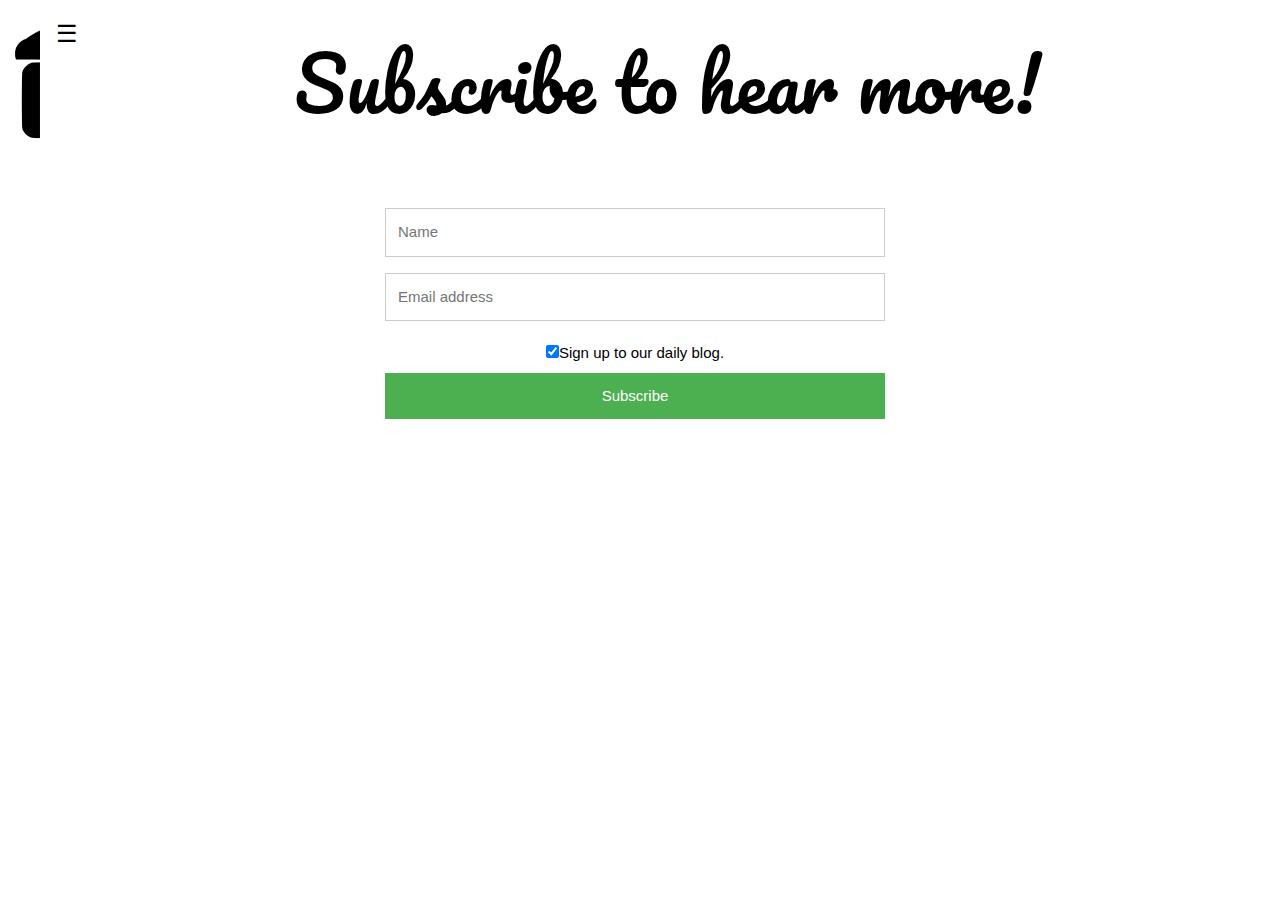
<file: html/subscribe.html>
<!DOCTYPE html>
<html>
<img src="../imgs/logo.png" alt="Logo" style="width: 150px;">
<meta charset="UTF-8">
<meta name="viewport" content="width=device-width, initial-scale=1">
<link rel="stylesheet" href="https://www.w3schools.com/w3css/4/w3.css">
<link rel="stylesheet" href="https://fonts.googleapis.com/css?family=Karma">
<link href="https://fonts.googleapis.com/css?family=Pacifico&display=swap" rel="stylesheet">
<link rel="stylesheet" type="text/css" href="../css/style.css" />
<style>
  body,
  h1,
  h2,
  h3,
  h4,
  h5,
  h6 {
    font-family: "Karma", 'Franklin Gothic Medium', 'Arial Narrow', Arial,
  }

  .w3-bar-block .w3-bar-item {
    padding: 20px
  }
</style>

<!-- Sidebar (hidden by default) -->
<nav class="w3-sidebar w3-bar-block w3-card w3-top w3-xlarge w3-animate-left"
  style="display:none;z-index:2;width:40%;min-width:300px" id="mySidebar">
  <a href="javascript:void(0)" onclick="w3_close()" class="w3-bar-item w3-button">Close Menu</a>
  <a href="../index.html" onclick="w3_close()" class="w3-bar-item w3-button">Home</a>
  <a href="food.html" onclick="w3_close()" class="w3-bar-item w3-button">Food</a>
  <a href="places.html" onclick="w3_close()" class="w3-bar-item w3-button">Places</a>
  <a href="drinks.html" onclick="w3_close()" class="w3-bar-item w3-button">Drinks</a>
  <a href="subscribe.html" onclick="w3_close()" class="w3-bar-item w3-button">Subscribe</a>
</nav>
<script>
  // Script to open and close sidebar
  function w3_open() {
    document.getElementById("mySidebar").style.display = "block";
  }

  function w3_close() {
    document.getElementById("mySidebar").style.display = "none";
  }
</script>


<!-- Top menu -->
<div class="w3-top">
  <div class="w3-white w3-xlarge" style="max-width:1200px;margin:auto">
    <div class="w3-button w3-padding-16 w3-left" onclick="w3_open()">☰</div>
    <div class="w3-center w3-padding-16">
      <h1>Subscribe to hear more!</h1>
    </div>
  </div>
</div>

<body>

  <body>
      <form action="/action_page.php">
        <div class="subscribe-container" style="background-color:white">
          <input type="text" placeholder="Name" name="name" required>
          <input type="text" placeholder="Email address" name="mail" required>
          <div>
            <input type="checkbox" checked="checked" name="subscribe">Sign up to our daily blog.
          </div>
            <input type="submit" value="Subscribe">
        </div>

      </form>
  </body>

</html>
</file>
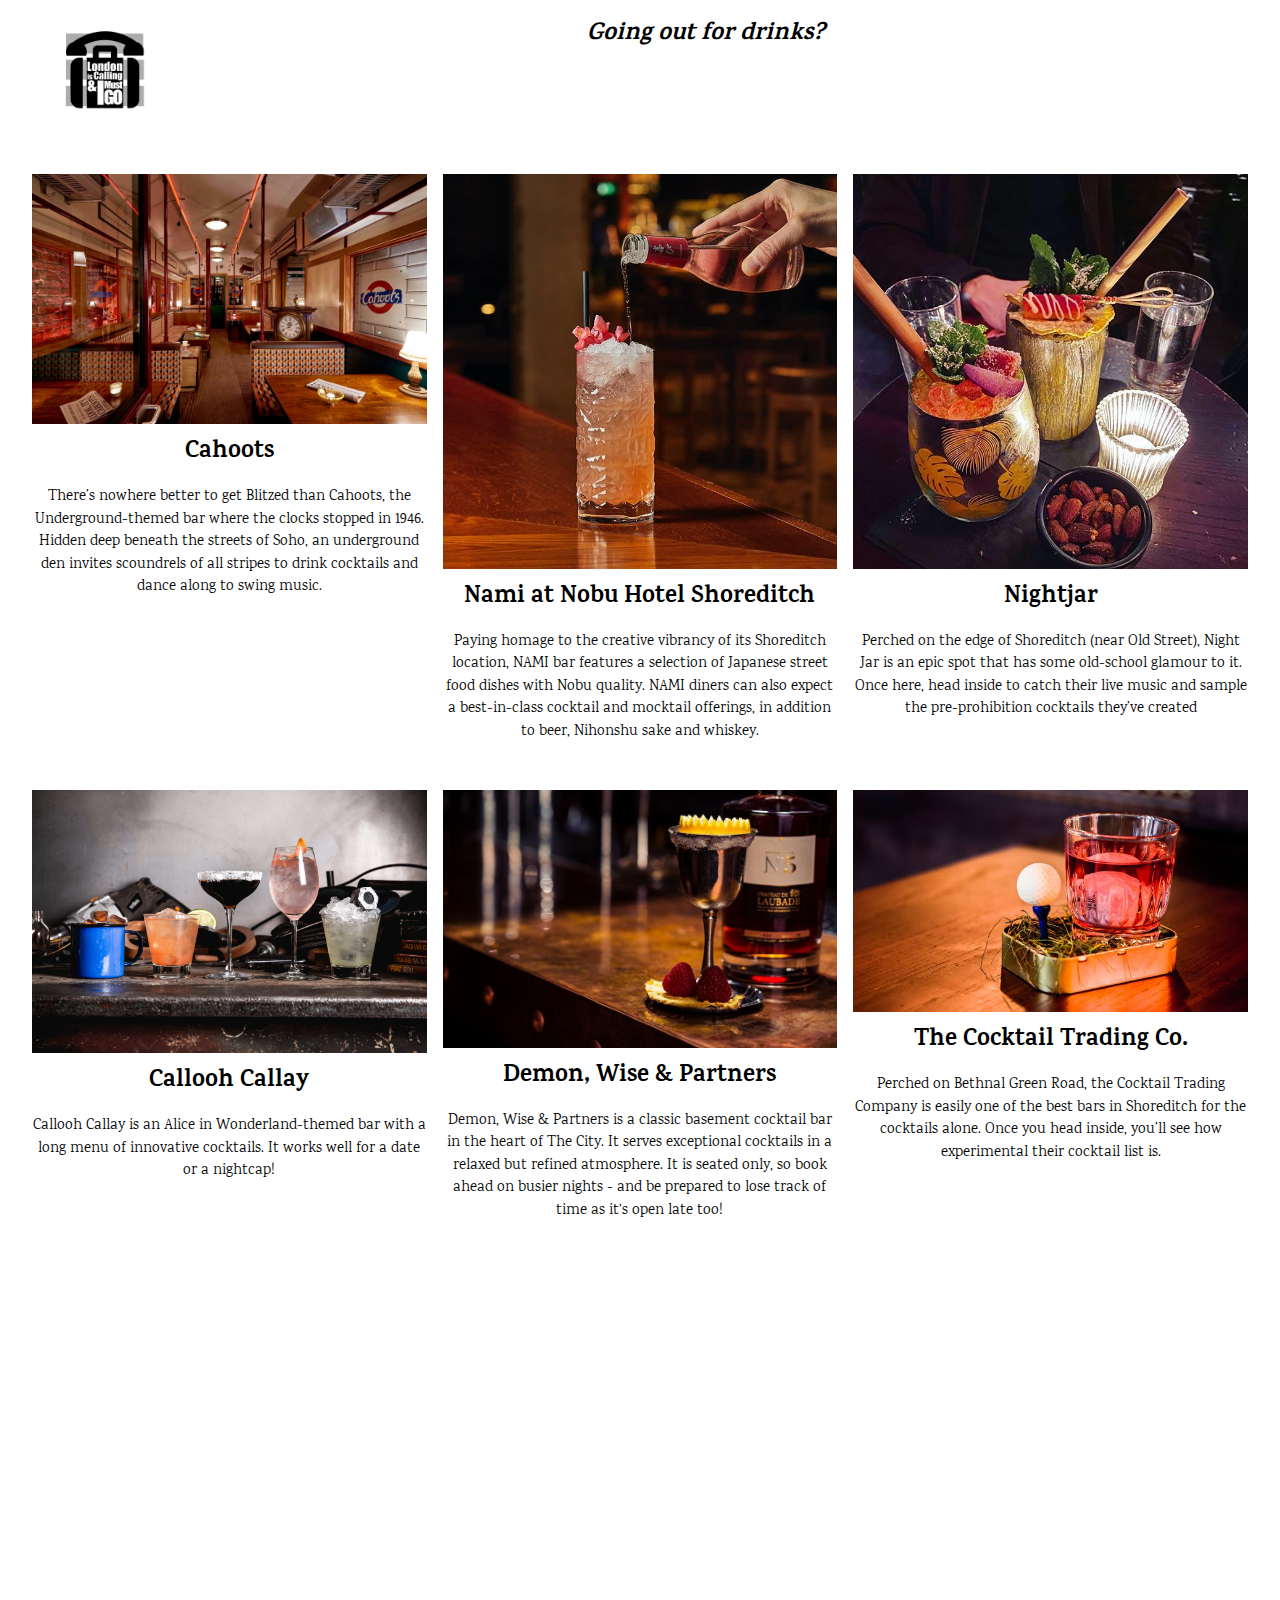
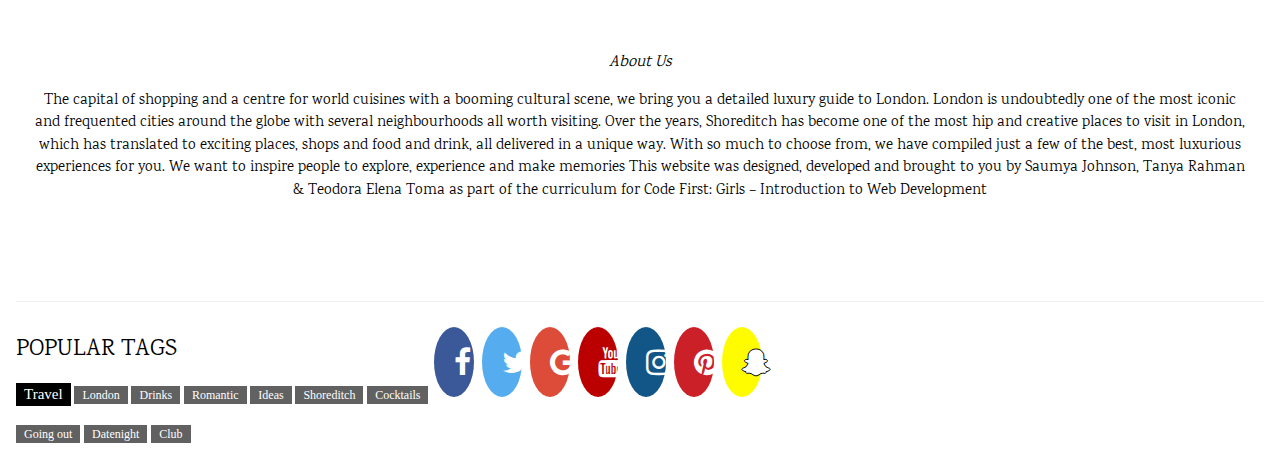
<file: logo/drinks.html>
<!DOCTYPE html>
<html>
<title>Drinks </title>
<meta charset="UTF-8">
<meta name="viewport" content="width=device-width, initial-scale=1">
<link rel="stylesheet" href="https://www.w3schools.com/w3css/4/w3.css">
<link rel="stylesheet" href="https://fonts.googleapis.com/css?family=Karma">
<style>

  body,
  h1,
  h2,
  h3,
  h4,
  h5,
  h6 {
    font-family: "Karma", sans-serif;
      
  }

  .w3-bar-block .w3-bar-item {
    padding: 20px
  }
</style>

<!-- Sidebar (hidden by default) -->
<nav class="w3-sidebar w3-bar-block w3-card w3-top w3-xlarge w3-animate-left"
  style="display:none;z-index:2;width:40%;min-width:300px" id="mySidebar">
  <a href="javascript:void(0)" onclick="w3_close()" class="w3-bar-item w3-button">Close Menu</a>
  <a href="../index.html" onclick="w3_close()" class="w3-bar-item w3-button">Home</a>
  <a href="food.html" onclick="w3_close()" class="w3-bar-item w3-button">Food</a>
  <a href="places.html" onclick="w3_close()" class="w3-bar-item w3-button">Places</a>
  <a href="drinks.html" onclick="w3_close()" class="w3-bar-item w3-button">Drinks</a>
  <a href="subscribe.html" onclick="w3_close()" class="w3-bar-item w3-button">Subscribe</a>
</nav>

<!-- Top menu -->
<div class="w3-top">
  <div class="w3-white w3-xlarge" style="max-width:1200px;margin:auto">
    <div class="w3-button w3-padding-16 w3-left" onclick="w3_open()"><img src="final1.png" width="100" height="100" alt=""></div>
    <div class="w3-center w3-padding-16"><b><i>Going out for drinks?</i></b></div>
  </div>
</div>

<!-- !PAGE CONTENT! -->
<div class="w3-main w3-content w3-padding" style="max-width:1500px;margin-top:150px">

  <!-- First Photo Grid-->
  <div class="w3-row-padding w3-padding-16 w3-center" id="drinks">
    <div class="w3-third">
      <img src="../imgs/Cahoots.jpg" alt="Cahoots" style="width:100%">
      <h3><b>Cahoots</b></h3>
      <p>There’s nowhere better to get Blitzed than Cahoots, the Underground-themed bar where the clocks stopped in
        1946. Hidden deep beneath the streets of Soho, an underground den invites scoundrels of all stripes to drink
        cocktails and dance along to swing music. </p>
    </div>
    <div class="w3-third">
      <img src="../imgs/naminobuhotel.jpg" alt="Nami @ Nobu Hotel" style="width:100%">
      <h3><b>Nami at Nobu Hotel Shoreditch</b> </h3>
      <p>Paying homage to the creative vibrancy of its Shoreditch location, NAMI bar features a selection of Japanese
        street food dishes with Nobu quality. NAMI diners can also expect a best-in-class cocktail and mocktail
        offerings, in addition to beer, Nihonshu sake and whiskey.</p>
    </div>
    <div class="w3-third">
      <img src="../imgs/nightjar.jpg" alt="night jar" style="width:100%">
      <h3><b>Nightjar</b></h3>
      <p>Perched on the edge of Shoreditch (near Old Street), Night Jar is an epic spot that has some old-school
        glamour to it. Once here, head inside to catch their live music and sample the pre-prohibition cocktails
        they’ve created</p>
    </div>

  </div>

  <!-- Second Photo Grid-->
  <div class="w3-row-padding w3-padding-16 w3-center">
    <div class="w3-third">
      <img src="../imgs/calloohcallay.jpg" alt="Calloh Callay" style="width:100%">
      <h3><b>Callooh Callay</b> </h3>
      <p> Callooh Callay is an Alice in Wonderland-themed bar with a long menu of innovative cocktails. It works well
        for a date or a nightcap!</p>
    </div>
    <div class="w3-third">
      <img src="../imgs/demonwise.jpg" alt="Demon, wise & partners" style="width:100%">
      <h3><b>Demon, Wise & Partners</b></h3>
      <p> Demon, Wise & Partners is a classic basement cocktail bar in the heart of The City. It serves exceptional
        cocktails in a relaxed but refined atmosphere. It is seated only, so book ahead on busier nights - and be
        prepared to lose track of time as it's open late too!</p>
    </div>
    <div class="w3-third">
      <img src="../imgs/cocktailtrading.jpg" alt="The Cocktail Trading Company" style="width:100%">
      <h3><b>The Cocktail Trading Co.</b></h3>
      <p>Perched on Bethnal Green Road, the Cocktail Trading Company is easily one of the best bars in Shoreditch for
        the cocktails alone. Once you head inside, you’ll see how experimental their cocktail list is. </p>
    </div>

  </div>




  <!-- About Section -->
  <div class="w3-container w3-padding-32 w3-center">
    <iframe width="560" height="315" src="https://www.youtube.com/embed/1eFGh0uZnL4" frameborder="0"
      allow="accelerometer; autoplay; encrypted-media; gyroscope; picture-in-picture" allowfullscreen></iframe>
    <div class="w3-padding-32">
      <h6><i>About Us</i></h6>
      <p>The capital of shopping and a centre for world cuisines with a booming cultural scene, we bring you a
        detailed luxury guide to London. London is undoubtedly one of the most iconic and frequented cities around
        the globe with several neighbourhoods all worth visiting. Over the years, Shoreditch has become one of the
        most hip and creative places to visit in London, which has translated to exciting places, shops and food and
        drink, all delivered in a unique way.
        With so much to choose from, we have compiled just a few of the best, most luxurious experiences for you. We
        want to inspire people to explore, experience and make memories
        This website was designed, developed and brought to you by Saumya Johnson, Tanya Rahman & Teodora Elena Toma
        as part of the curriculum for Code First: Girls – Introduction to Web Development</p>
    </div>
  </div>
  <hr>



  <div class="w3-third w3-serif">
    <h3>POPULAR TAGS</h3>
    <p>
      <span class="w3-tag w3-black w3-margin-bottom">Travel</span> <span
        class="w3-tag w3-dark-grey w3-small w3-margin-bottom">London</span>
      <span class="w3-tag w3-dark-grey w3-small w3-margin-bottom">Drinks</span> <span
        class="w3-tag w3-dark-grey w3-small w3-margin-bottom">Romantic</span>
      <span class="w3-tag w3-dark-grey w3-small w3-margin-bottom">Ideas</span> <span
        class="w3-tag w3-dark-grey w3-small w3-margin-bottom">Shoreditch</span>
      <span class="w3-tag w3-dark-grey w3-small w3-margin-bottom">Cocktails</span> <span
        class="w3-tag w3-dark-grey w3-small w3-margin-bottom">Going out</span>
      <span class="w3-tag w3-dark-grey w3-small w3-margin-bottom">Datenight</span> <span
        class="w3-tag w3-dark-grey w3-small w3-margin-bottom">Club</span>
    </p>
  </div>
  </footer>

  <meta name="viewport" content="width=device-width, initial-scale=1">
  <link rel="stylesheet" href="https://cdnjs.cloudflare.com/ajax/libs/font-awesome/4.7.0/css/font-awesome.min.css">
  <style>
    .fa {
      padding: 20px;
      font-size: 30px;
      width: 20px;
      text-align: center;
      text-decoration: none;
      margin: 5px 2px;
      border-radius: 50%;
    }

    .fa:hover {
      opacity: 0.7;
    }

    .fa-facebook {
      background: #3B5998;
      color: white;
    }

    .fa-twitter {
      background: #55ACEE;
      color: white;
    }

    .fa-google {
      background: #dd4b39;
      color: white;
    }


    .fa-youtube {
      background: #bb0000;
      color: white;
    }

    .fa-instagram {
      background: #125688;
      color: white;
    }

    .fa-pinterest {
      background: #cb2027;
      color: white;
    }

    .fa-snapchat-ghost {
      background: #fffc00;
      color: white;
      text-shadow: -1px 0 black, 0 1px black, 1px 0 black, 0 -1px black;
    }
  </style>
  </head>

  <body>


    <!-- Add font awesome icons -->
    <a href="#" class="fa fa-facebook"></a>
    <a href="#" class="fa fa-twitter"></a>
    <a href="#" class="fa fa-google"></a>
    <a href="#" class="fa fa-youtube"></a>
    <a href="#" class="fa fa-instagram"></a>
    <a href="#" class="fa fa-pinterest"></a>
    <a href="#" class="fa fa-snapchat-ghost"></a>

  </body>
  <!-- End page content -->
</div>

<script>
  // Script to open and close sidebar
  function w3_open() {
    document.getElementById("mySidebar").style.display = "block";
  }

  function w3_close() {
    document.getElementById("mySidebar").style.display = "none";
  }
</script>

</body>

</html>
</file>
<file: css/style.css>
h1 {
    font-family: 'Pacifico', cursive;
    text-align: center;
    font-size: 75px;
    font-weight: 400;
    font-style: normal;
    
}
h3 {
    font-family: 'Karma', sans-serif;
    font-weight: 600;
    margin: 0px;
}
h4 {
  font-family: 'Pacifico', cursive;
  text-align: center;
  font-size: 15px;
  font-weight: 400;
  font-style: normal;
  
}
.container {
  position: relative;
  margin-top: 50px;
  width: 500px;
  height: 300px;
  margin-right: 10px;
}

.overlay {
  position: absolute;
  top: 0;
  left: 0;
  width: 100%;
  height: 100%;
  background: rgba(0, 0, 0, 0);
  transition: background 0.5s ease;
}

.container:hover .overlay {
  display: block;
  background: rgba(0, 0, 0, .3);
}

.img-front-page {
  width: 500px;
  height: 300px;
  left: 0;
}

img {
  width: 500px;
  left: 0;
}
.title {
  font-family: 'Lato', sans-serif;
  font-style: italic;
  position: absolute;
  width: 500px;
  left: 0;
  top: 120px;
  font-weight: 300;
  font-size: 30px;
  text-align: center;
  text-transform: uppercase;
  color: white;
  z-index: 1;
  transition: top .5s ease;
}

.container:hover .title {
  top: 90px;
}

.button {
  font-family: 'Lato', sans-serif;
  position: absolute;
  width: 500px;
  left:0;
  top: 180px;
  text-align: center;
  opacity: 0;
  transition: opacity .35s ease;
}

.button a {
  width: 200px;
  padding: 12px 48px;
  text-align: center;
  color: white;
  border: solid 2px white;
  z-index: 1;
}

.container:hover .button {
  opacity: 1;
}


#wrapper {
  display: flex;
  justify-content: center;
}

.fa {
  padding: 20px;
  font-size: 20px;
  text-align: center;
  text-decoration: none;
  margin: 5px 2px;
}

.fa:hover {
  opacity: 0.7;
}

.fa-facebook {
  background: #3B5998;
  color: white;
}

.fa-twitter {
  background: #55ACEE;
  color: white;
}

.fa-google {
  background: #dd4b39;
  color: white;
}


.fa-youtube {
  background: #bb0000;
  color: white;
}

.fa-instagram {
  background: #125688;
  color: white;
}

.fa-pinterest {
  background: #cb2027;
  color: white;
}

.fa-snapchat-ghost {
  background: #fffc00;
  color: white;
  text-shadow: -1px 0 black, 0 1px black, 1px 0 black, 0 -1px black;
}

.w3-padding-16 {
  padding-top: 16px!important;
  padding-bottom: 16px!important;
  display: flex;
  justify-content: center;
  flex-wrap: wrap;
}

#title-container {
  padding-top: 16px!important;
  padding-bottom: 16px!important;
  display: flex;
  justify-content: space-around;
  flex-wrap: nowrap;
  align-items: center;
  margin: 50px
}

  
.button-subscribe {
	padding: 10px 5px 13px;
	background: #03b999;
  border:  2px solid #03b999;
  color: white;
  font-size: 20px;
  letter-spacing: .09rem;
  width: 10%;
  font-family: 'Pacifico', cursive;
  text-align: center;
  border-radius:7px;
  transition: all 0.5s;
  text-decoration: none;
}
.button-subscribe:hover {
  opacity: 0.7;
}

form {
  font-family: Arial;
  text-align: center;
}
.form-div{
  text-align: center;
}

input[type=text],
input[type=submit] {
  width: 100%;
  padding: 12px;
  margin: 8px 0;
  display: inline-block;
  border: 1px solid #ccc;
  box-sizing: border-box;
}

input[type=checkbox] {
  margin-top: 16px;
}

input[type=submit] {
  background-color: #4CAF50;
  color: white;
  border: none;
}

input[type=submit]:hover {
  opacity: 0.8;
}
.subscribe-container {
  position: relative;
  margin-top: 50px;
  width: 500px;
  height: 300px;
  margin-right: 10px;
  display: inline-block;
}
</file>
